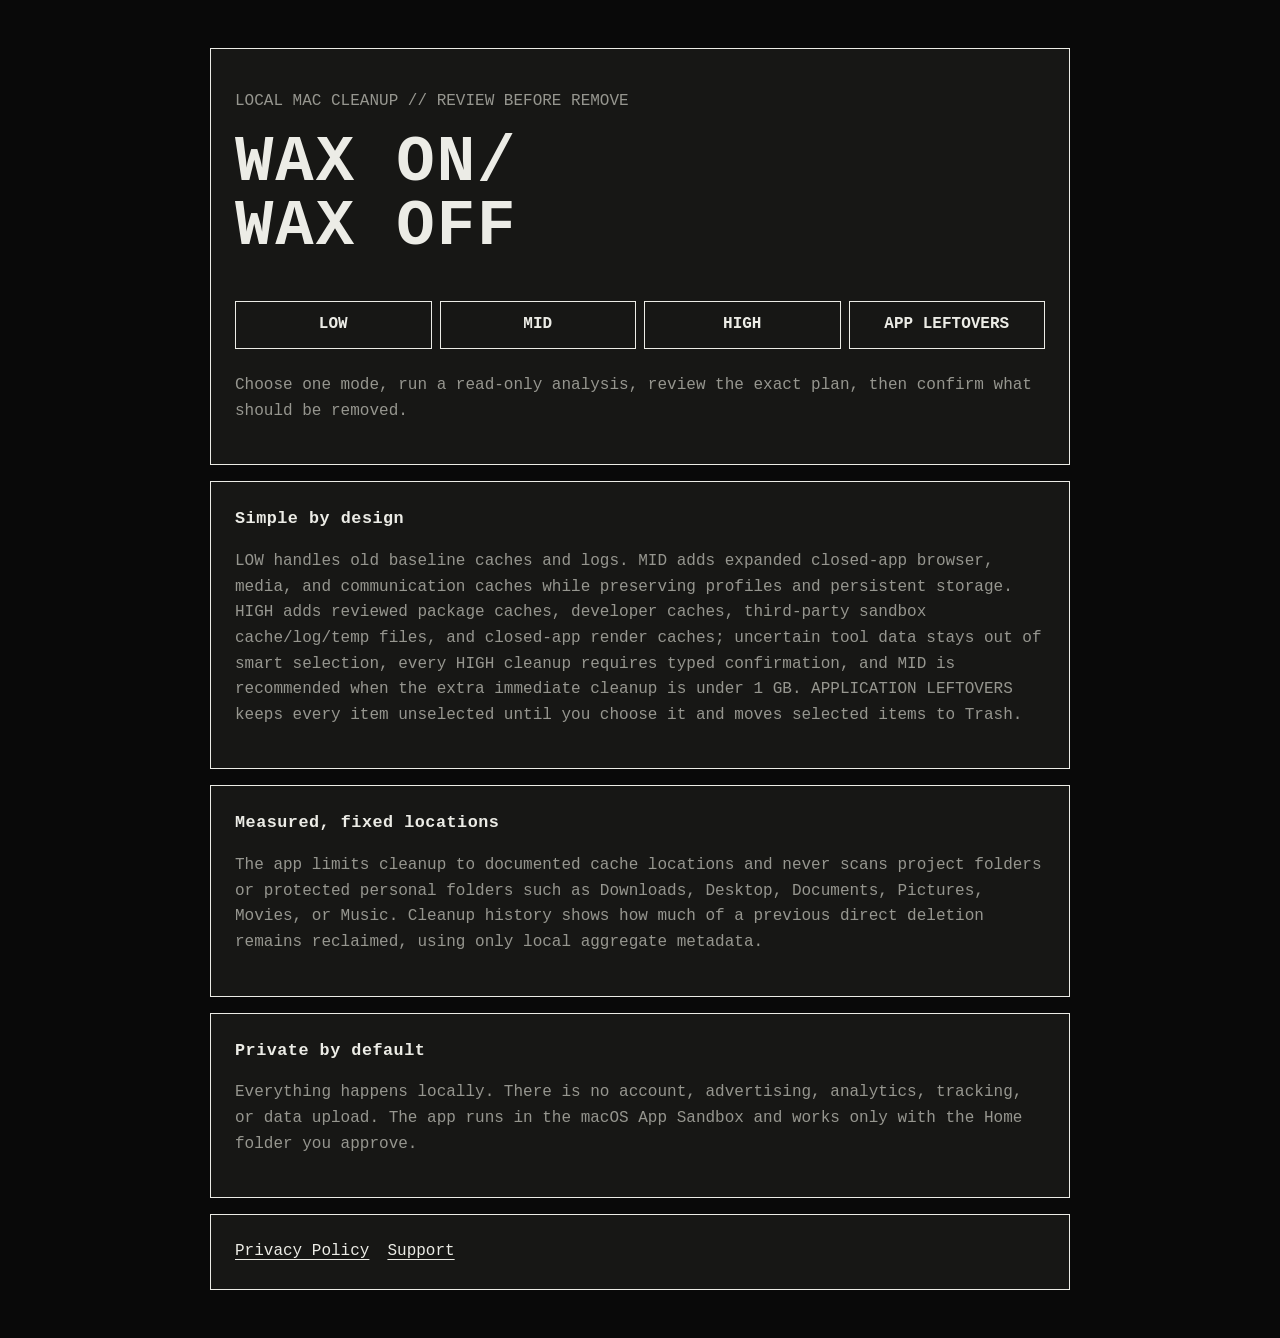
<file: docs/index.html>
<!doctype html>
<html lang="en">
<head>
  <meta charset="utf-8">
  <meta name="viewport" content="width=device-width, initial-scale=1">
  <meta name="description" content="Wax on/Wax off is a private, review-first cleanup utility for macOS.">
  <title>Wax on/Wax off — Mac cleanup under control</title>
  <link rel="stylesheet" href="styles.css">
</head>
<body>
  <main>
    <header>
      <p>LOCAL MAC CLEANUP // REVIEW BEFORE REMOVE</p>
      <h1>WAX ON/<br>WAX OFF</h1>
      <div class="modes"><span>LOW</span><span>MID</span><span>HIGH</span><span>APP LEFTOVERS</span></div>
      <p>Choose one mode, run a read-only analysis, review the exact plan, then confirm what should be removed.</p>
    </header>
    <section>
      <h2>Simple by design</h2>
      <p>LOW handles old baseline caches and logs. MID adds expanded closed-app browser, media, and communication caches while preserving profiles and persistent storage. HIGH adds reviewed package caches, developer caches, third-party sandbox cache/log/temp files, and closed-app render caches; uncertain tool data stays out of smart selection, every HIGH cleanup requires typed confirmation, and MID is recommended when the extra immediate cleanup is under 1 GB. APPLICATION LEFTOVERS keeps every item unselected until you choose it and moves selected items to Trash.</p>
    </section>
    <section>
      <h2>Measured, fixed locations</h2>
      <p>The app limits cleanup to documented cache locations and never scans project folders or protected personal folders such as Downloads, Desktop, Documents, Pictures, Movies, or Music. Cleanup history shows how much of a previous direct deletion remains reclaimed, using only local aggregate metadata.</p>
    </section>
    <section>
      <h2>Private by default</h2>
      <p>Everything happens locally. There is no account, advertising, analytics, tracking, or data upload. The app runs in the macOS App Sandbox and works only with the Home folder you approve.</p>
    </section>
    <section>
      <nav><a href="privacy.html">Privacy Policy</a><a href="support.html">Support</a></nav>
    </section>
  </main>
</body>
</html>
</file>
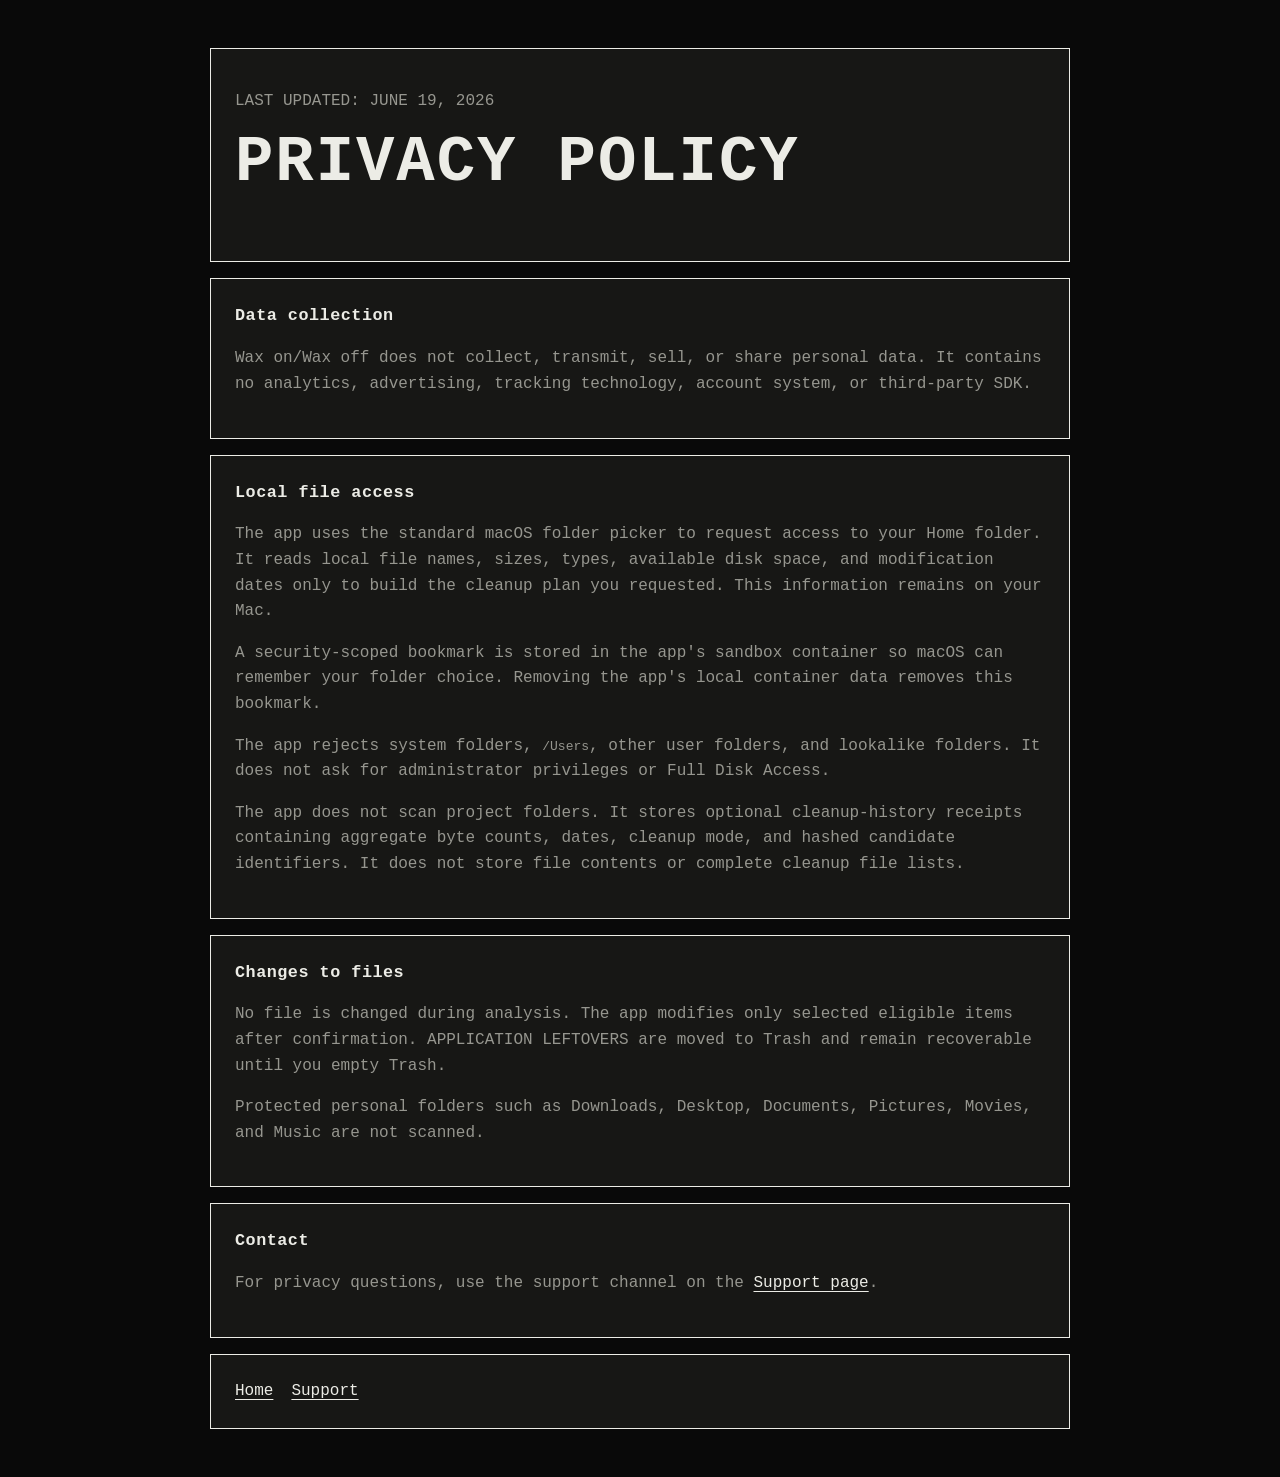
<file: docs/privacy.html>
<!doctype html>
<html lang="en">
<head>
  <meta charset="utf-8">
  <meta name="viewport" content="width=device-width, initial-scale=1">
  <title>Privacy Policy — Wax on/Wax off</title>
  <link rel="stylesheet" href="styles.css">
</head>
<body>
  <main>
    <header><p>LAST UPDATED: JUNE 19, 2026</p><h1>PRIVACY POLICY</h1></header>
    <section>
      <h2>Data collection</h2>
      <p>Wax on/Wax off does not collect, transmit, sell, or share personal data. It contains no analytics, advertising, tracking technology, account system, or third-party SDK.</p>
    </section>
    <section>
      <h2>Local file access</h2>
      <p>The app uses the standard macOS folder picker to request access to your Home folder. It reads local file names, sizes, types, available disk space, and modification dates only to build the cleanup plan you requested. This information remains on your Mac.</p>
      <p>A security-scoped bookmark is stored in the app's sandbox container so macOS can remember your folder choice. Removing the app's local container data removes this bookmark.</p>
      <p>The app rejects system folders, <code>/Users</code>, other user folders, and lookalike folders. It does not ask for administrator privileges or Full Disk Access.</p>
      <p>The app does not scan project folders. It stores optional cleanup-history receipts containing aggregate byte counts, dates, cleanup mode, and hashed candidate identifiers. It does not store file contents or complete cleanup file lists.</p>
    </section>
    <section>
      <h2>Changes to files</h2>
      <p>No file is changed during analysis. The app modifies only selected eligible items after confirmation. APPLICATION LEFTOVERS are moved to Trash and remain recoverable until you empty Trash.</p>
      <p>Protected personal folders such as Downloads, Desktop, Documents, Pictures, Movies, and Music are not scanned.</p>
    </section>
    <section>
      <h2>Contact</h2>
      <p>For privacy questions, use the support channel on the <a href="support.html">Support page</a>.</p>
    </section>
    <section><nav><a href="index.html">Home</a><a href="support.html">Support</a></nav></section>
  </main>
</body>
</html>
</file>
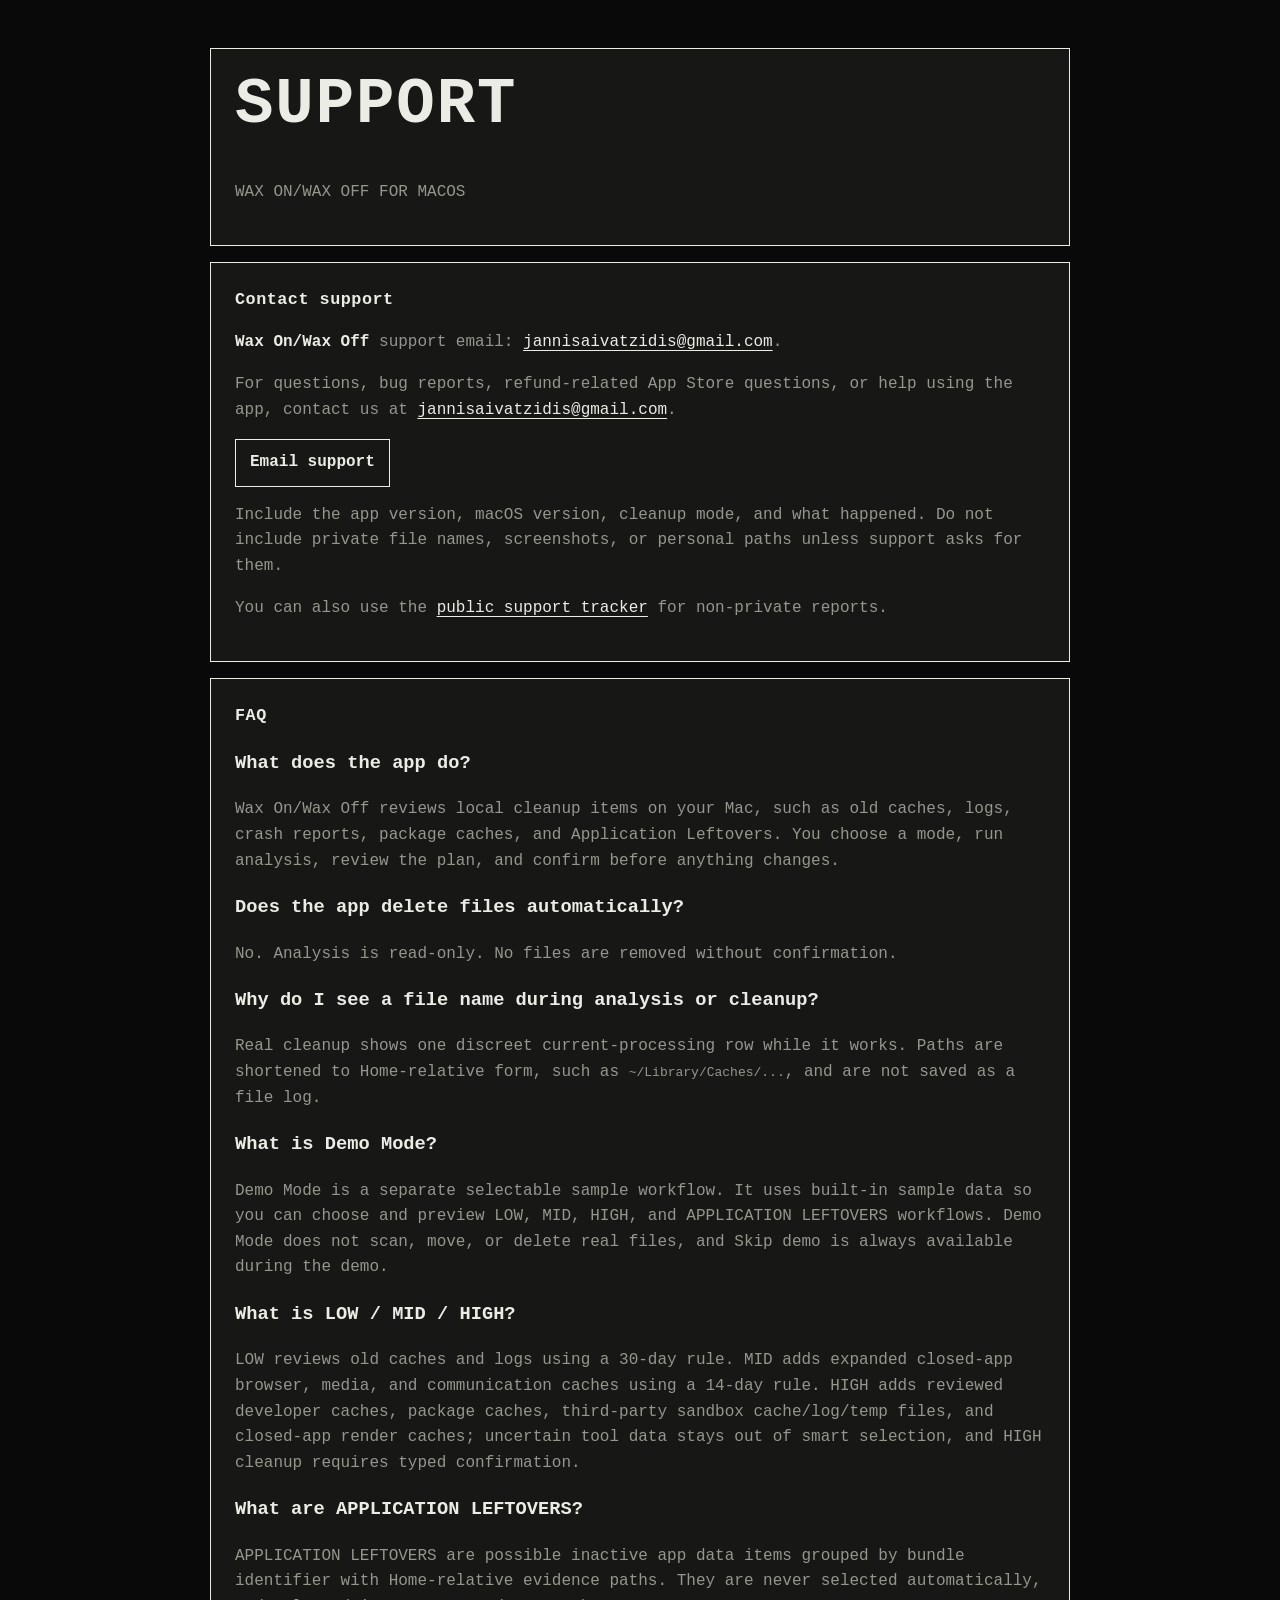
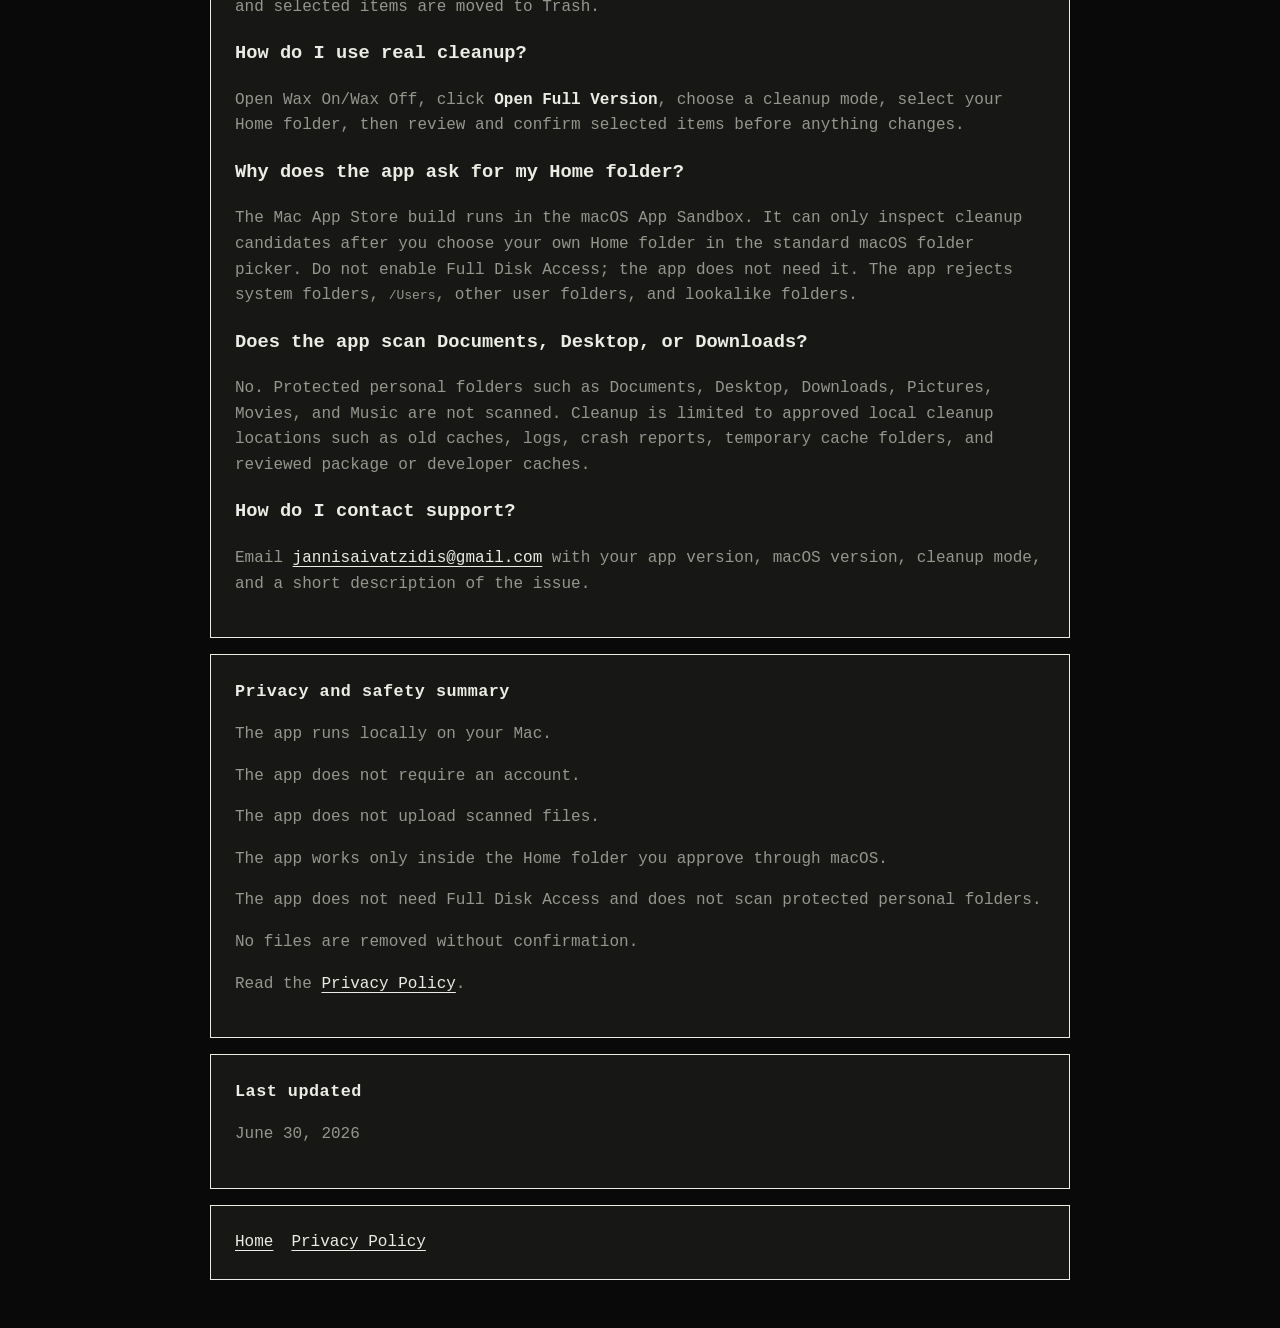
<file: docs/support.html>
<!doctype html>
<html lang="en">
<head>
  <meta charset="utf-8">
  <meta name="viewport" content="width=device-width, initial-scale=1">
  <title>Support — Wax On/Wax Off</title>
  <link rel="stylesheet" href="styles.css">
</head>
<body>
  <main>
    <header><h1>SUPPORT</h1><p>WAX ON/WAX OFF FOR MACOS</p></header>
    <section>
      <h2>Contact support</h2>
      <p><strong>Wax On/Wax Off</strong> support email: <a href="mailto:jannisaivatzidis@gmail.com?subject=Wax%20On%2FWax%20Off%20Support">jannisaivatzidis@gmail.com</a>.</p>
      <p>For questions, bug reports, refund-related App Store questions, or help using the app, contact us at <a href="mailto:jannisaivatzidis@gmail.com?subject=Wax%20On%2FWax%20Off%20Support">jannisaivatzidis@gmail.com</a>.</p>
      <p><a class="button-link" href="mailto:jannisaivatzidis@gmail.com?subject=Wax%20On%2FWax%20Off%20Support">Email support</a></p>
      <p>Include the app version, macOS version, cleanup mode, and what happened. Do not include private file names, screenshots, or personal paths unless support asks for them.</p>
      <p>You can also use the <a href="https://github.com/Jannisgithub/wax-on-wax-off/issues">public support tracker</a> for non-private reports.</p>
    </section>
    <section>
      <h2>FAQ</h2>
      <h3>What does the app do?</h3>
      <p>Wax On/Wax Off reviews local cleanup items on your Mac, such as old caches, logs, crash reports, package caches, and Application Leftovers. You choose a mode, run analysis, review the plan, and confirm before anything changes.</p>
      <h3>Does the app delete files automatically?</h3>
      <p>No. Analysis is read-only. No files are removed without confirmation.</p>
      <h3>Why do I see a file name during analysis or cleanup?</h3>
      <p>Real cleanup shows one discreet current-processing row while it works. Paths are shortened to Home-relative form, such as <code>~/Library/Caches/...</code>, and are not saved as a file log.</p>
      <h3>What is Demo Mode?</h3>
      <p>Demo Mode is a separate selectable sample workflow. It uses built-in sample data so you can choose and preview LOW, MID, HIGH, and APPLICATION LEFTOVERS workflows. Demo Mode does not scan, move, or delete real files, and Skip demo is always available during the demo.</p>
      <h3>What is LOW / MID / HIGH?</h3>
      <p>LOW reviews old caches and logs using a 30-day rule. MID adds expanded closed-app browser, media, and communication caches using a 14-day rule. HIGH adds reviewed developer caches, package caches, third-party sandbox cache/log/temp files, and closed-app render caches; uncertain tool data stays out of smart selection, and HIGH cleanup requires typed confirmation.</p>
      <h3>What are APPLICATION LEFTOVERS?</h3>
      <p>APPLICATION LEFTOVERS are possible inactive app data items grouped by bundle identifier with Home-relative evidence paths. They are never selected automatically, and selected items are moved to Trash.</p>
      <h3>How do I use real cleanup?</h3>
      <p>Open Wax On/Wax Off, click <strong>Open Full Version</strong>, choose a cleanup mode, select your Home folder, then review and confirm selected items before anything changes.</p>
      <h3>Why does the app ask for my Home folder?</h3>
      <p>The Mac App Store build runs in the macOS App Sandbox. It can only inspect cleanup candidates after you choose your own Home folder in the standard macOS folder picker. Do not enable Full Disk Access; the app does not need it. The app rejects system folders, <code>/Users</code>, other user folders, and lookalike folders.</p>
      <h3>Does the app scan Documents, Desktop, or Downloads?</h3>
      <p>No. Protected personal folders such as Documents, Desktop, Downloads, Pictures, Movies, and Music are not scanned. Cleanup is limited to approved local cleanup locations such as old caches, logs, crash reports, temporary cache folders, and reviewed package or developer caches.</p>
      <h3>How do I contact support?</h3>
      <p>Email <a href="mailto:jannisaivatzidis@gmail.com?subject=Wax%20On%2FWax%20Off%20Support">jannisaivatzidis@gmail.com</a> with your app version, macOS version, cleanup mode, and a short description of the issue.</p>
    </section>
    <section>
      <h2>Privacy and safety summary</h2>
      <p>The app runs locally on your Mac.</p>
      <p>The app does not require an account.</p>
      <p>The app does not upload scanned files.</p>
      <p>The app works only inside the Home folder you approve through macOS.</p>
      <p>The app does not need Full Disk Access and does not scan protected personal folders.</p>
      <p>No files are removed without confirmation.</p>
      <p>Read the <a href="privacy.html">Privacy Policy</a>.</p>
    </section>
    <section>
      <h2>Last updated</h2>
      <p>June 30, 2026</p>
    </section>
    <section><nav><a href="index.html">Home</a><a href="privacy.html">Privacy Policy</a></nav></section>
  </main>
</body>
</html>
</file>
<file: docs/styles.css>
:root {
  color-scheme: dark;
  --background: #090909;
  --panel: #171715;
  --ink: #ecece6;
  --muted: #96968f;
}

* { box-sizing: border-box; }

body {
  margin: 0;
  background: var(--background);
  color: var(--ink);
  font-family: ui-monospace, SFMono-Regular, Menlo, Monaco, Consolas, monospace;
  line-height: 1.6;
}

main {
  width: min(860px, calc(100% - 32px));
  margin: 48px auto;
}

header, section {
  border: 1px solid var(--ink);
  background: var(--panel);
  padding: 24px;
  margin-bottom: 16px;
}

h1, h2 { margin-top: 0; letter-spacing: .03em; }
h1 { font-size: clamp(2rem, 6vw, 4rem); line-height: 1; }
h2 { font-size: 1.05rem; }
p, li { color: var(--muted); }
strong, a { color: var(--ink); }
a { text-underline-offset: 4px; }

.button-link {
  display: inline-block;
  border: 1px solid var(--ink);
  padding: 10px 14px;
  font-weight: 700;
  text-decoration: none;
}

.modes {
  display: grid;
  grid-template-columns: repeat(4, 1fr);
  gap: 8px;
  margin: 24px 0;
}

.modes span {
  border: 1px solid var(--ink);
  padding: 10px;
  text-align: center;
  font-weight: 700;
}

nav { display: flex; flex-wrap: wrap; gap: 18px; }

@media (max-width: 620px) {
  .modes { grid-template-columns: repeat(2, 1fr); }
  main { margin-top: 16px; }
}
</file>
